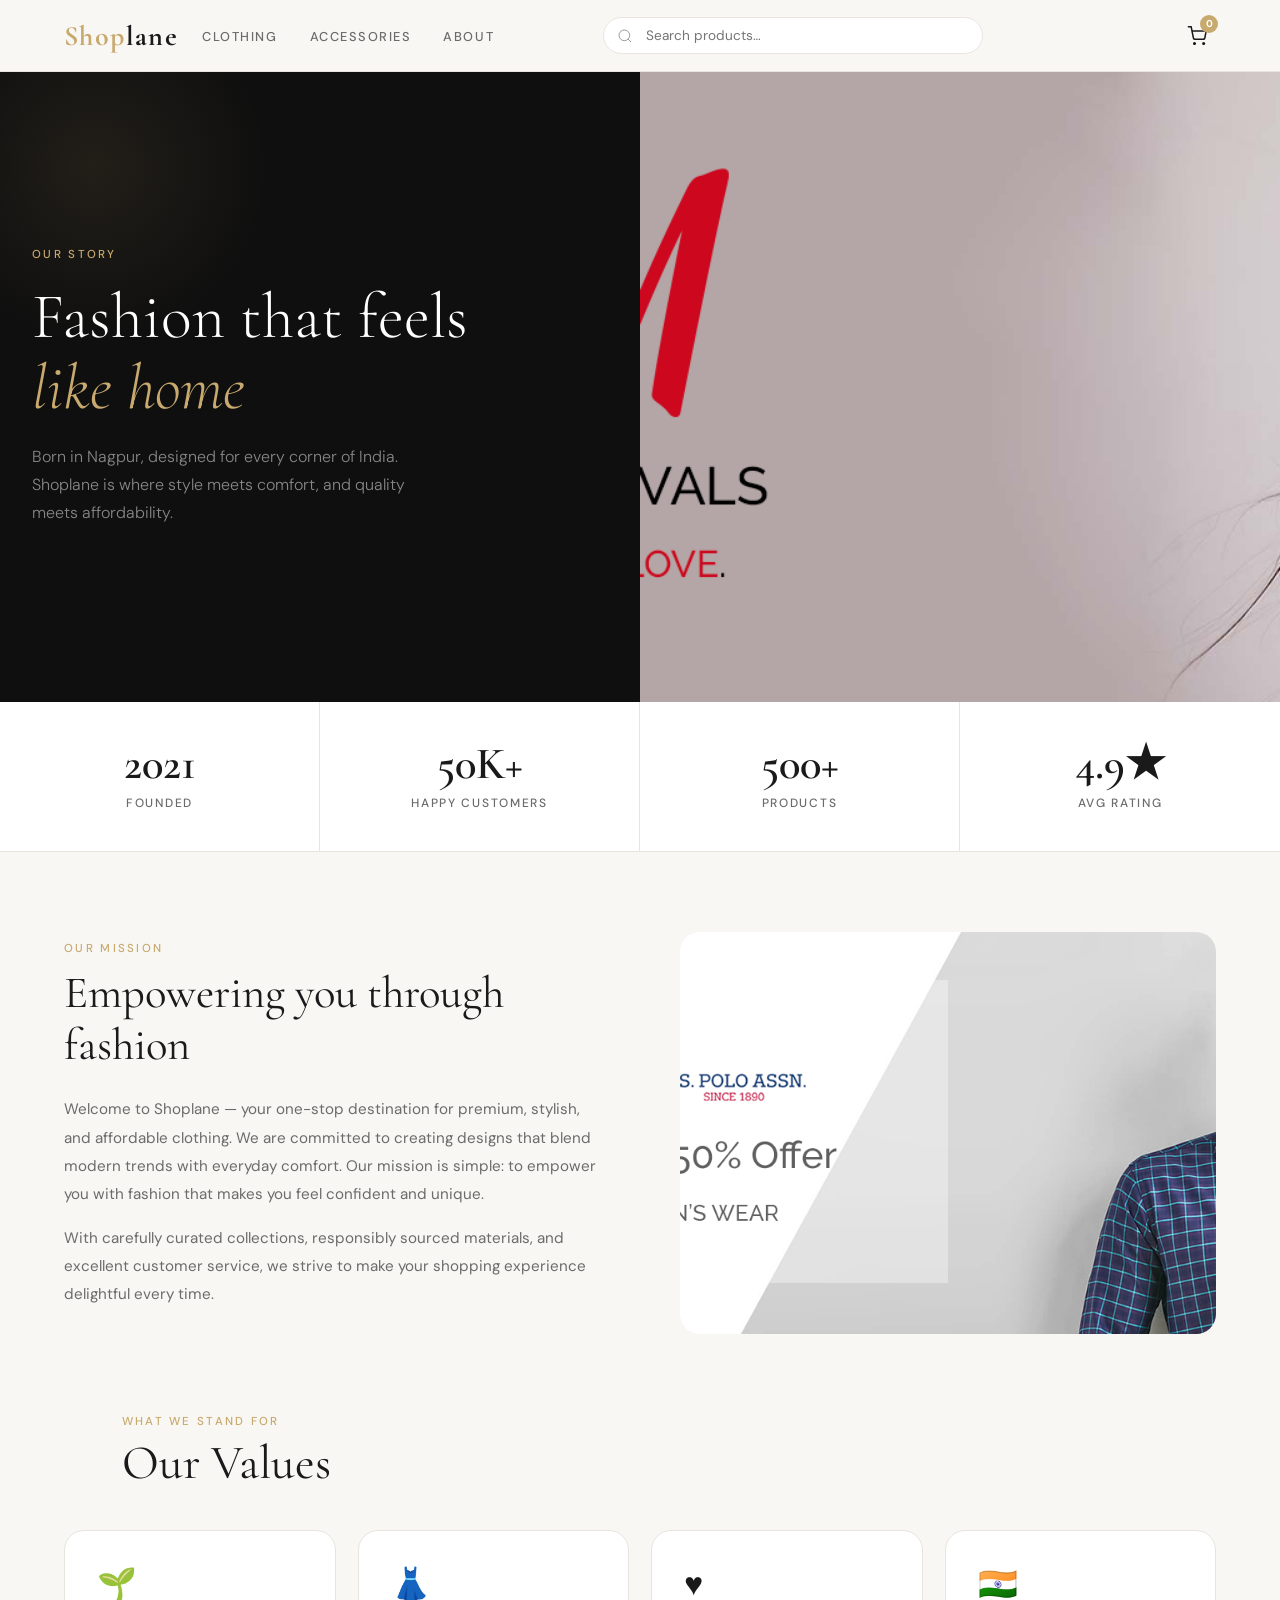
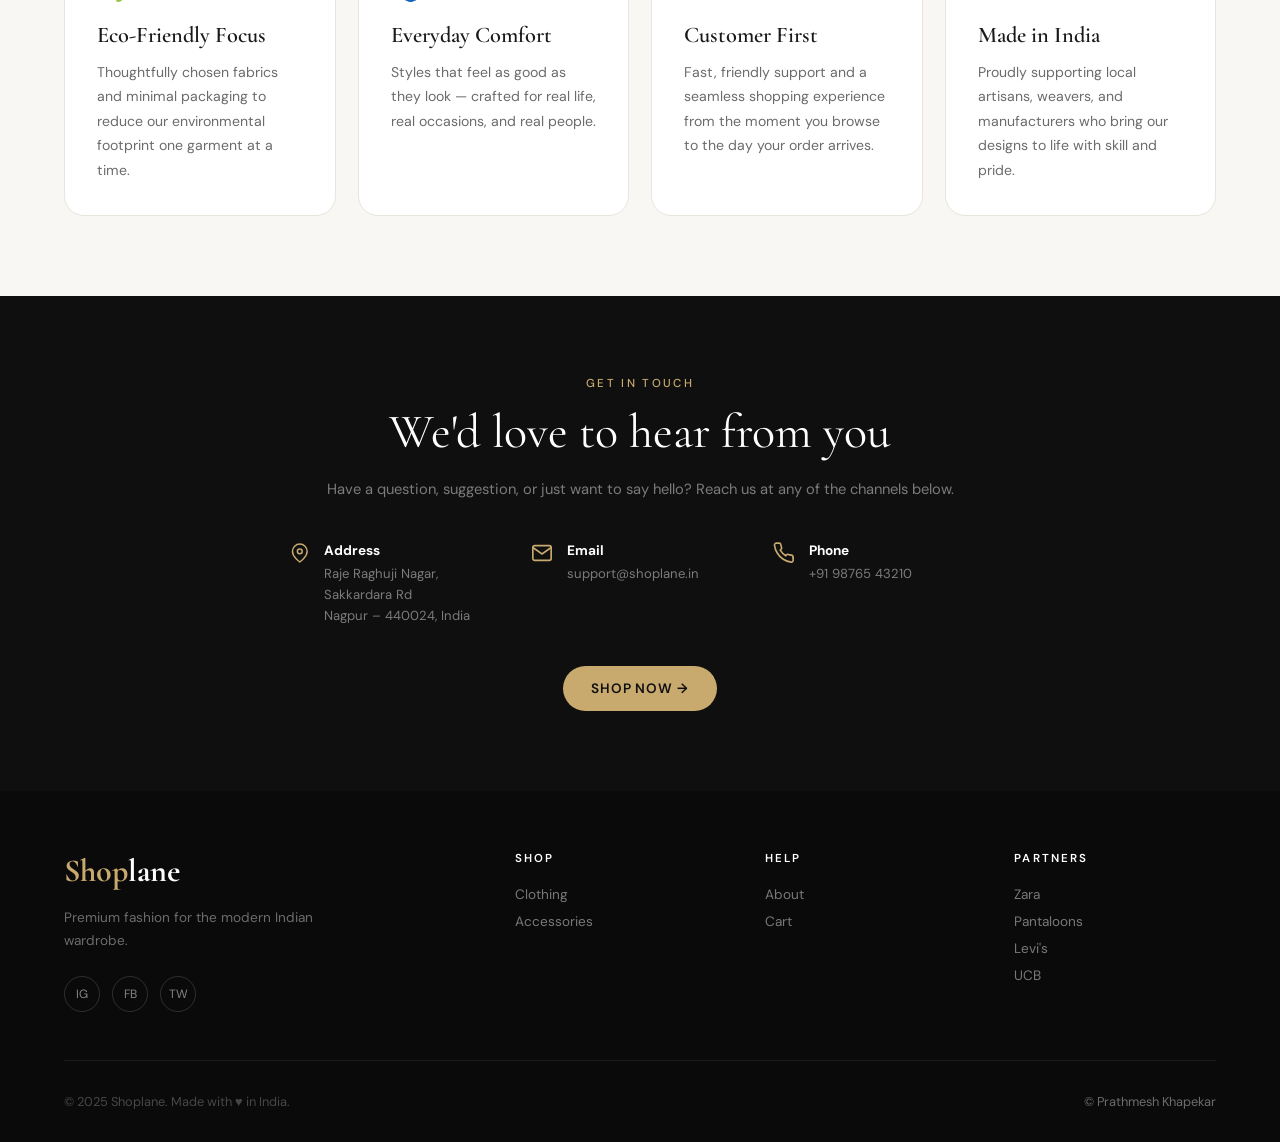
<file: about.html>
<!DOCTYPE html>
<html lang="en">
<head>
  <meta charset="UTF-8"/>
  <meta name="viewport" content="width=device-width, initial-scale=1.0"/>
  <title>About — Shoplane</title>
  <link rel="stylesheet" href="base.css"/>
  <link rel="stylesheet" href="about.css"/>
</head>
<body>

<div id="page-loader"><div class="loader-brand"><span>Shop</span>lane</div><div class="loader-bar"></div></div>
<div id="scroll-progress"><div id="scroll-progress-bar"></div></div>
<button id="back-top" onclick="scrollTo({top:0,behavior:'smooth'})"><svg viewBox="0 0 24 24"><polyline points="18 15 12 9 6 15"></polyline></svg></button>
<div id="toast-container"></div>

<div class="mobile-nav" id="mobile-nav">
  <a href="index.html" onclick="closeMobileNav()">Home</a>
  <a href="index.html#clothing-section" onclick="closeMobileNav()">Clothing</a>
  <a href="index.html#accessory-section" onclick="closeMobileNav()">Accessories</a>
  <a href="checkout.html">Cart</a>
</div>

<nav id="nav">
  <a href="index.html" class="nav-logo"><span>Shop</span>lane</a>
  <ul class="nav-links">
    <li><a href="index.html#clothing-section">Clothing</a></li>
    <li><a href="index.html#accessory-section">Accessories</a></li>
    <li><a href="about.html">About</a></li>
  </ul>
  <div class="nav-search">
    <svg class="search-icon" viewBox="0 0 24 24"><circle cx="11" cy="11" r="8"/><line x1="21" y1="21" x2="16.65" y2="16.65"/></svg>
    <input type="text" id="search-box" placeholder="Search products…" autocomplete="off"/>
    <div class="search-dropdown" id="search-dropdown"></div>
  </div>
  <div class="nav-actions">
    <a href="checkout.html" class="nav-icon-btn">
      <svg viewBox="0 0 24 24"><circle cx="9" cy="21" r="1"/><circle cx="20" cy="21" r="1"/><path d="M1 1h4l2.68 13.39a2 2 0 0 0 2 1.61h9.72a2 2 0 0 0 2-1.61L23 6H6"/></svg>
      <span class="cart-badge" id="cart-count">0</span>
    </a>
    <div class="nav-hamburger" onclick="toggleMobileNav()"><span></span><span></span><span></span></div>
  </div>
</nav>

<main>
  <!-- HERO -->
  <section class="about-hero">
    <div class="about-hero-content">
      <p class="section-eyebrow">Our Story</p>
      <h1 class="about-hero-title">Fashion that feels<br><em>like home</em></h1>
      <p class="about-hero-sub">Born in Nagpur, designed for every corner of India. Shoplane is where style meets comfort, and quality meets affordability.</p>
    </div>
    <div class="about-hero-img">
      <img src="assets/96OnkX7-Imgur.png" alt="Shoplane lookbook" loading="eager"/>
    </div>
  </section>

  <!-- STATS -->
  <div class="about-stats reveal">
    <div class="stat-item"><div class="stat-num">2021</div><div class="stat-label">Founded</div></div>
    <div class="stat-item"><div class="stat-num">50K+</div><div class="stat-label">Happy Customers</div></div>
    <div class="stat-item"><div class="stat-num">500+</div><div class="stat-label">Products</div></div>
    <div class="stat-item"><div class="stat-num">4.9★</div><div class="stat-label">Avg Rating</div></div>
  </div>

  <!-- MISSION -->
  <section class="about-mission">
    <div class="mission-text reveal">
      <p class="section-eyebrow">Our Mission</p>
      <h2 class="mission-title">Empowering you through fashion</h2>
      <p class="mission-body">Welcome to Shoplane — your one-stop destination for premium, stylish, and affordable clothing. We are committed to creating designs that blend modern trends with everyday comfort. Our mission is simple: to empower you with fashion that makes you feel confident and unique.</p>
      <p class="mission-body">With carefully curated collections, responsibly sourced materials, and excellent customer service, we strive to make your shopping experience delightful every time.</p>
    </div>
    <div class="mission-img reveal">
      <img src="assets/KtGxwnN-Imgur.png" alt="Our collections" loading="lazy"/>
    </div>
  </section>

  <!-- VALUES -->
  <section class="about-values">
    <div class="section-header reveal" style="padding:0 5%;margin-bottom:40px">
      <div><p class="section-eyebrow">What we stand for</p><h2 class="section-title">Our Values</h2></div>
    </div>
    <div class="values-grid">
      <div class="value-card reveal">
        <div class="value-icon">🌱</div>
        <h3 class="value-title">Eco-Friendly Focus</h3>
        <p class="value-desc">Thoughtfully chosen fabrics and minimal packaging to reduce our environmental footprint one garment at a time.</p>
      </div>
      <div class="value-card reveal">
        <div class="value-icon">👗</div>
        <h3 class="value-title">Everyday Comfort</h3>
        <p class="value-desc">Styles that feel as good as they look — crafted for real life, real occasions, and real people.</p>
      </div>
      <div class="value-card reveal">
        <div class="value-icon">♥</div>
        <h3 class="value-title">Customer First</h3>
        <p class="value-desc">Fast, friendly support and a seamless shopping experience from the moment you browse to the day your order arrives.</p>
      </div>
      <div class="value-card reveal">
        <div class="value-icon">🇮🇳</div>
        <h3 class="value-title">Made in India</h3>
        <p class="value-desc">Proudly supporting local artisans, weavers, and manufacturers who bring our designs to life with skill and pride.</p>
      </div>
    </div>
  </section>

  <!-- TEAM / CONTACT -->
  <section class="about-contact reveal">
    <div class="contact-inner">
      <p class="section-eyebrow">Get in Touch</p>
      <h2 class="contact-title">We'd love to hear from you</h2>
      <p class="contact-sub">Have a question, suggestion, or just want to say hello? Reach us at any of the channels below.</p>
      <div class="contact-grid">
        <div class="contact-item">
          <svg viewBox="0 0 24 24" fill="none" stroke="var(--accent)" stroke-width="1.8" width="22" height="22"><path d="M21 10c0 7-9 13-9 13s-9-6-9-13a9 9 0 0 1 18 0z"/><circle cx="12" cy="10" r="3"/></svg>
          <div><strong>Address</strong><p>Raje Raghuji Nagar, Sakkardara Rd<br>Nagpur – 440024, India</p></div>
        </div>
        <div class="contact-item">
          <svg viewBox="0 0 24 24" fill="none" stroke="var(--accent)" stroke-width="1.8" width="22" height="22"><path d="M4 4h16c1.1 0 2 .9 2 2v12c0 1.1-.9 2-2 2H4c-1.1 0-2-.9-2-2V6c0-1.1.9-2 2-2z"/><polyline points="22,6 12,13 2,6"/></svg>
          <div><strong>Email</strong><p>support@shoplane.in</p></div>
        </div>
        <div class="contact-item">
          <svg viewBox="0 0 24 24" fill="none" stroke="var(--accent)" stroke-width="1.8" width="22" height="22"><path d="M22 16.92v3a2 2 0 0 1-2.18 2 19.79 19.79 0 0 1-8.63-3.07A19.5 19.5 0 0 1 4.69 12a19.79 19.79 0 0 1-3.07-8.67A2 2 0 0 1 3.6 1.27h3a2 2 0 0 1 2 1.72c.127.96.361 1.903.7 2.81a2 2 0 0 1-.45 2.11L7.91 8.91a16 16 0 0 0 6 6l.91-.91a2 2 0 0 1 2.11-.45c.907.339 1.85.573 2.81.7A2 2 0 0 1 21.73 16.92z"/></svg>
          <div><strong>Phone</strong><p>+91 98765 43210</p></div>
        </div>
      </div>
      <a href="index.html" class="btn-primary" style="margin-top:40px;display:inline-flex">Shop Now →</a>
    </div>
  </section>
</main>

<footer>
  <div class="footer-grid">
    <div class="footer-brand-col"><div class="footer-logo"><span>Shop</span>lane</div><p>Premium fashion for the modern Indian wardrobe.</p><div class="footer-socials"><a href="#" class="footer-social">IG</a><a href="#" class="footer-social">FB</a><a href="#" class="footer-social">TW</a></div></div>
    <div class="footer-col"><h4>Shop</h4><a href="index.html#clothing-section">Clothing</a><a href="index.html#accessory-section">Accessories</a></div>
    <div class="footer-col"><h4>Help</h4><a href="about.html">About</a><a href="checkout.html">Cart</a></div>
    <div class="footer-col"><h4>Partners</h4><a href="https://www.zara.com/in/" target="_blank" rel="noopener">Zara</a><a href="https://www.pantaloons.com/" target="_blank" rel="noopener">Pantaloons</a><a href="https://levi.in/" target="_blank" rel="noopener">Levi's</a><a href="https://in.benetton.com/" target="_blank" rel="noopener">UCB</a></div>
  </div>
  <div class="footer-bottom"><p>© 2025 Shoplane. Made with ♥ in India.</p><a href="https://www.linkedin.com/in/prathmesh-khapekar-9a4642251" target="_blank" rel="noopener">© Prathmesh Khapekar</a></div>
</footer>

<script src="api.js"></script>
<script src="base.js"></script>
</body>
</html>
</file>
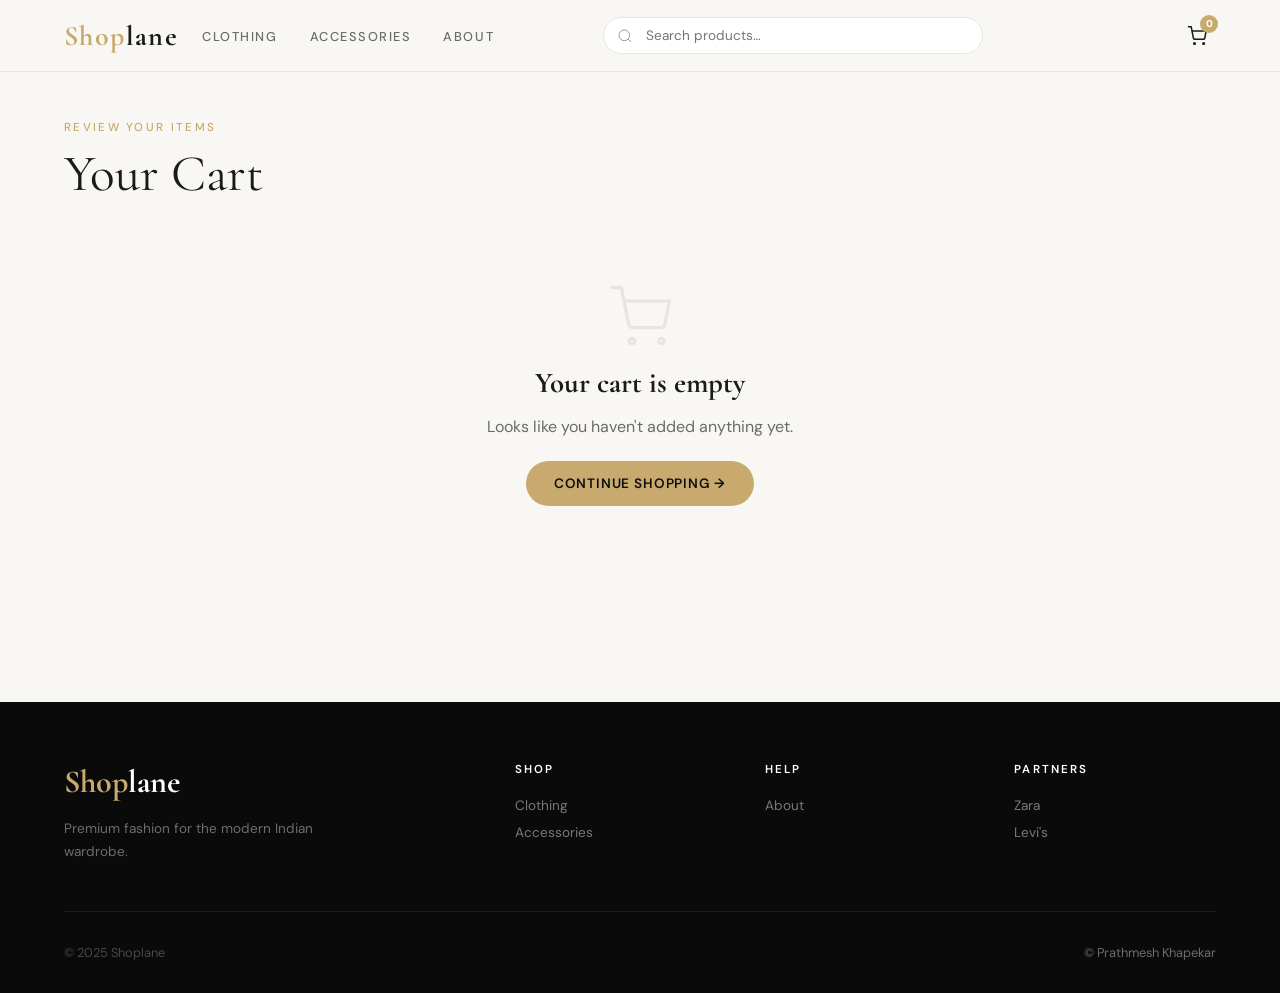
<file: checkout.html>
<!DOCTYPE html>
<html lang="en">
<head>
  <meta charset="UTF-8"/>
  <meta name="viewport" content="width=device-width, initial-scale=1.0"/>
  <title>Cart — Shoplane</title>
  <link rel="stylesheet" href="base.css"/>
  <link rel="stylesheet" href="checkout.css"/>
</head>
<body>

<div id="page-loader"><div class="loader-brand"><span>Shop</span>lane</div><div class="loader-bar"></div></div>
<div id="scroll-progress"><div id="scroll-progress-bar"></div></div>
<div id="toast-container"></div>

<div class="mobile-nav" id="mobile-nav">
  <a href="index.html" onclick="closeMobileNav()">Home</a>
  <a href="index.html#clothing-section" onclick="closeMobileNav()">Clothing</a>
  <a href="index.html#accessory-section" onclick="closeMobileNav()">Accessories</a>
  <a href="about.html">About</a>
</div>

<nav id="nav">
  <a href="index.html" class="nav-logo"><span>Shop</span>lane</a>
  <ul class="nav-links">
    <li><a href="index.html#clothing-section">Clothing</a></li>
    <li><a href="index.html#accessory-section">Accessories</a></li>
    <li><a href="about.html">About</a></li>
  </ul>
  <div class="nav-search">
    <svg class="search-icon" viewBox="0 0 24 24"><circle cx="11" cy="11" r="8"/><line x1="21" y1="21" x2="16.65" y2="16.65"/></svg>
    <input type="text" id="search-box" placeholder="Search products…" autocomplete="off"/>
    <div class="search-dropdown" id="search-dropdown"></div>
  </div>
  <div class="nav-actions">
    <a href="checkout.html" class="nav-icon-btn" title="Cart">
      <svg viewBox="0 0 24 24"><circle cx="9" cy="21" r="1"/><circle cx="20" cy="21" r="1"/><path d="M1 1h4l2.68 13.39a2 2 0 0 0 2 1.61h9.72a2 2 0 0 0 2-1.61L23 6H6"/></svg>
      <span class="cart-badge" id="cart-count">0</span>
    </a>
    <div class="nav-hamburger" onclick="toggleMobileNav()"><span></span><span></span><span></span></div>
  </div>
</nav>

<main>
  <div class="page-header">
    <p class="section-eyebrow">Review your items</p>
    <h1 class="page-title">Your Cart</h1>
  </div>

  <!-- EMPTY STATE -->
  <div id="empty-cart" class="empty-state" style="display:none">
    <svg viewBox="0 0 24 24" fill="none" stroke="var(--border)" stroke-width="1.2" width="64" height="64"><circle cx="9" cy="21" r="1"/><circle cx="20" cy="21" r="1"/><path d="M1 1h4l2.68 13.39a2 2 0 0 0 2 1.61h9.72a2 2 0 0 0 2-1.61L23 6H6"/></svg>
    <h3>Your cart is empty</h3>
    <p>Looks like you haven't added anything yet.</p>
    <a href="index.html" class="btn-primary">Continue Shopping →</a>
  </div>

  <!-- CART CONTENT -->
  <div id="cart-content" class="cart-layout">
    <div class="cart-items-col">
      <div id="cart-items-list"></div>
    </div>
    <div class="cart-summary-col">
      <div class="order-summary-box">
        <h3 class="summary-title">Order Summary</h3>
        <div class="summary-line"><span>Subtotal (<span id="item-count">0</span> items)</span><span id="summary-subtotal">₹0</span></div>
        <div class="summary-line"><span>Shipping</span><span id="summary-shipping" class="text-green">Free</span></div>
        <div class="summary-divider"></div>
        <div class="summary-line total-line"><span>Total</span><span id="summary-total">₹0</span></div>
        <button id="btn-proceed" class="btn-primary checkout-btn">Proceed to Checkout →</button>
        <a href="index.html" class="continue-link">← Continue Shopping</a>
      </div>
    </div>
  </div>
</main>

<footer>
  <div class="footer-grid">
    <div class="footer-brand-col"><div class="footer-logo"><span>Shop</span>lane</div><p>Premium fashion for the modern Indian wardrobe.</p></div>
    <div class="footer-col"><h4>Shop</h4><a href="index.html#clothing-section">Clothing</a><a href="index.html#accessory-section">Accessories</a></div>
    <div class="footer-col"><h4>Help</h4><a href="about.html">About</a></div>
    <div class="footer-col"><h4>Partners</h4><a href="https://www.zara.com/in/" target="_blank">Zara</a><a href="https://levi.in/" target="_blank">Levi's</a></div>
  </div>
  <div class="footer-bottom"><p>© 2025 Shoplane</p><a href="https://www.linkedin.com/in/prathmesh-khapekar-9a4642251" target="_blank">© Prathmesh Khapekar</a></div>
</footer>

<script src="api.js"></script>
<script src="base.js"></script>
<script src="checkout.js"></script>
</body>
</html>
</file>
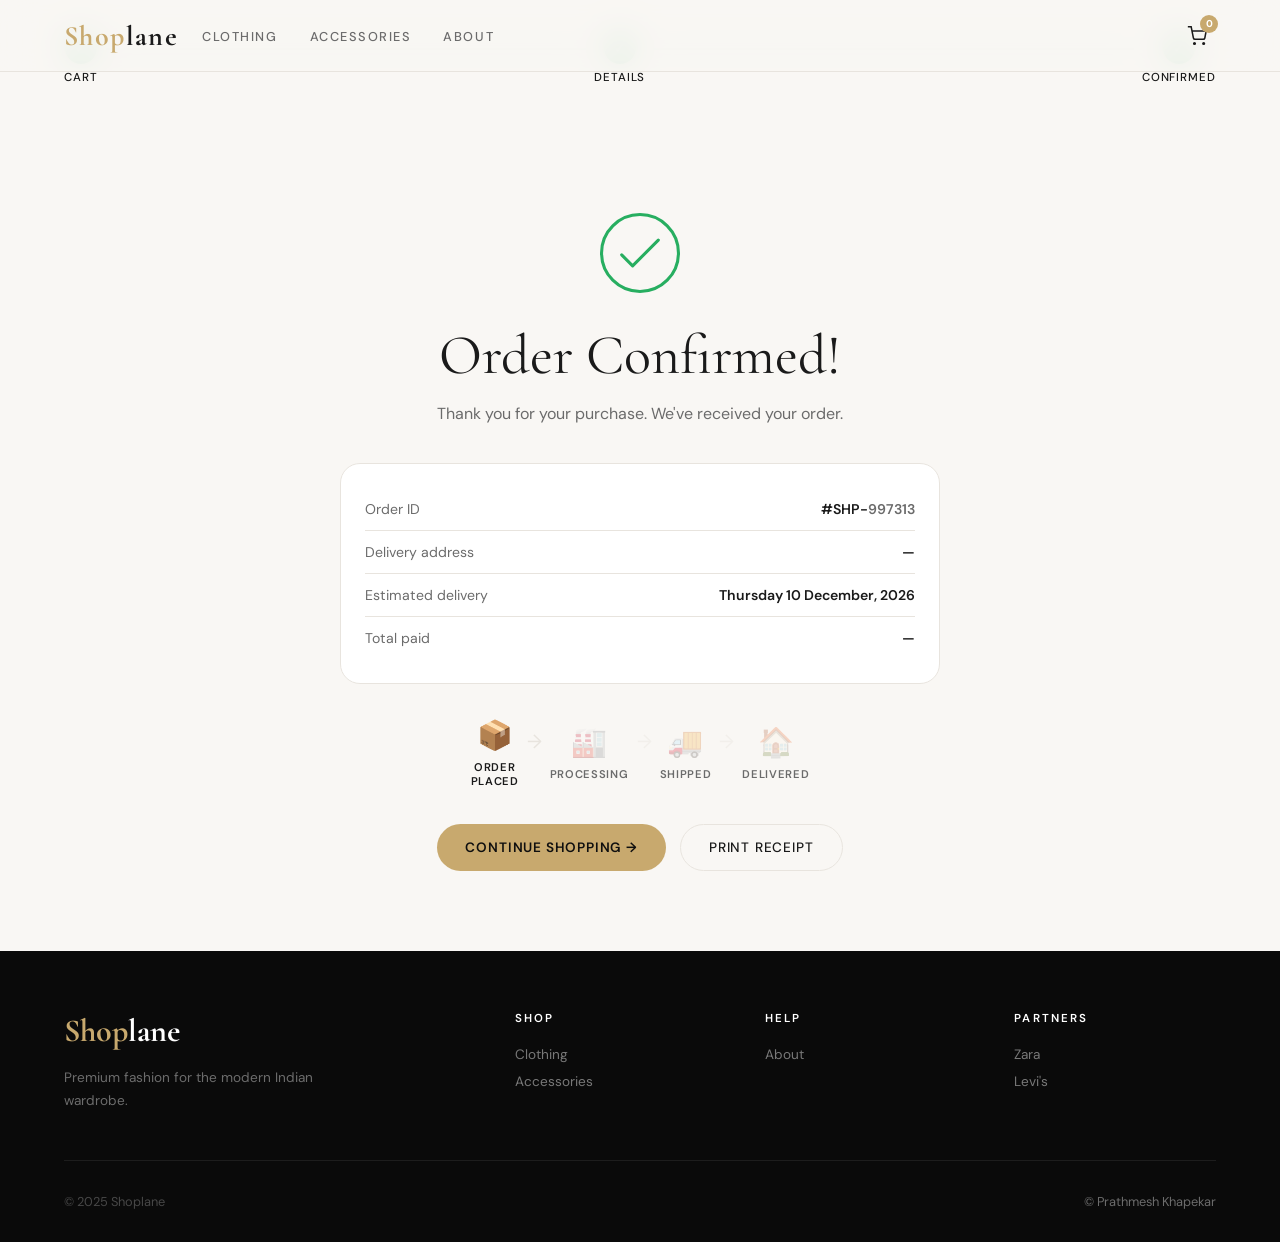
<file: thankyou.html>
<!DOCTYPE html>
<html lang="en">
<head>
  <meta charset="UTF-8"/>
  <meta name="viewport" content="width=device-width, initial-scale=1.0"/>
  <title>Order Confirmed — Shoplane</title>
  <link rel="stylesheet" href="base.css"/>
  <link rel="stylesheet" href="thankyou.css"/>
</head>
<body>

<div id="page-loader"><div class="loader-brand"><span>Shop</span>lane</div><div class="loader-bar"></div></div>
<div id="scroll-progress"><div id="scroll-progress-bar"></div></div>
<div id="toast-container"></div>

<div class="mobile-nav" id="mobile-nav">
  <a href="index.html" onclick="closeMobileNav()">Home</a>
  <a href="index.html#clothing-section" onclick="closeMobileNav()">Clothing</a>
</div>

<nav id="nav">
  <a href="index.html" class="nav-logo"><span>Shop</span>lane</a>
  <ul class="nav-links">
    <li><a href="index.html#clothing-section">Clothing</a></li>
    <li><a href="index.html#accessory-section">Accessories</a></li>
    <li><a href="about.html">About</a></li>
  </ul>
  <div class="nav-actions">
    <a href="checkout.html" class="nav-icon-btn">
      <svg viewBox="0 0 24 24"><circle cx="9" cy="21" r="1"/><circle cx="20" cy="21" r="1"/><path d="M1 1h4l2.68 13.39a2 2 0 0 0 2 1.61h9.72a2 2 0 0 0 2-1.61L23 6H6"/></svg>
      <span class="cart-badge" id="cart-count">0</span>
    </a>
    <div class="nav-hamburger" onclick="toggleMobileNav()"><span></span><span></span><span></span></div>
  </div>
</nav>

<!-- PROGRESS STEPS -->
<div class="checkout-steps">
  <div class="step done"><div class="step-circle">✓</div><span>Cart</span></div>
  <div class="step-line done"></div>
  <div class="step done"><div class="step-circle">✓</div><span>Details</span></div>
  <div class="step-line done"></div>
  <div class="step active"><div class="step-circle">✓</div><span>Confirmed</span></div>
</div>

<main>
  <div class="ty-wrapper">
    <!-- Animated checkmark -->
    <div class="ty-icon">
      <svg class="checkmark" viewBox="0 0 52 52">
        <circle class="checkmark-circle" cx="26" cy="26" r="25" fill="none"/>
        <path class="checkmark-check" fill="none" d="M14.1 27.2l7.1 7.2 16.7-16.8"/>
      </svg>
    </div>

    <h1 class="ty-title">Order Confirmed!</h1>
    <p class="ty-subtitle" id="ty-name-msg">Thank you for your purchase. We've received your order.</p>

    <div class="ty-order-card">
      <div class="ty-order-row">
        <span>Order ID</span>
        <strong id="ty-order-id">#SHP-<span id="ty-order-num">—</span></strong>
      </div>
      <div class="ty-order-row">
        <span>Delivery address</span>
        <strong id="ty-address-msg">—</strong>
      </div>
      <div class="ty-order-row">
        <span>Estimated delivery</span>
        <strong id="ty-delivery-date">—</strong>
      </div>
      <div class="ty-order-row">
        <span>Total paid</span>
        <strong id="ty-total">—</strong>
      </div>
    </div>

    <div class="ty-steps">
      <div class="ty-step"><div class="ty-step-icon">📦</div><div class="ty-step-label">Order<br>Placed</div></div>
      <div class="ty-step-arrow">→</div>
      <div class="ty-step muted"><div class="ty-step-icon">🏭</div><div class="ty-step-label">Processing</div></div>
      <div class="ty-step-arrow muted">→</div>
      <div class="ty-step muted"><div class="ty-step-icon">🚚</div><div class="ty-step-label">Shipped</div></div>
      <div class="ty-step-arrow muted">→</div>
      <div class="ty-step muted"><div class="ty-step-icon">🏠</div><div class="ty-step-label">Delivered</div></div>
    </div>

    <div class="ty-actions">
      <a href="index.html" class="btn-primary">Continue Shopping →</a>
      <button class="btn-outline" onclick="window.print()">Print Receipt</button>
    </div>
  </div>
</main>

<footer>
  <div class="footer-grid">
    <div class="footer-brand-col"><div class="footer-logo"><span>Shop</span>lane</div><p>Premium fashion for the modern Indian wardrobe.</p></div>
    <div class="footer-col"><h4>Shop</h4><a href="index.html#clothing-section">Clothing</a><a href="index.html#accessory-section">Accessories</a></div>
    <div class="footer-col"><h4>Help</h4><a href="about.html">About</a></div>
    <div class="footer-col"><h4>Partners</h4><a href="https://www.zara.com/in/" target="_blank">Zara</a><a href="https://levi.in/" target="_blank">Levi's</a></div>
  </div>
  <div class="footer-bottom"><p>© 2025 Shoplane</p><a href="https://www.linkedin.com/in/prathmesh-khapekar-9a4642251" target="_blank">© Prathmesh Khapekar</a></div>
</footer>

<script src="api.js"></script>
<script src="base.js"></script>
<script src="thankyou.js"></script>
</body>
</html>
</file>
<file: base.css>
/* ═══ SHOPLANE — base.css ═══════════════════════════════════════════════════ */
@import url('https://fonts.googleapis.com/css2?family=Cormorant+Garamond:wght@300;400;600;700&family=DM+Sans:wght@300;400;500;600&display=swap');

*, *::before, *::after { box-sizing: border-box; margin: 0; padding: 0; }
html { scroll-behavior: smooth; }
body { font-family: 'DM Sans', sans-serif; background: #F9F7F4; color: #1a1a1a; overflow-x: hidden; }
img { max-width: 100%; display: block; }
a { text-decoration: none; color: inherit; }
button { cursor: pointer; border: none; background: none; font-family: inherit; }

:root {
  --ink: #1a1a1a;
  --muted: #6b6b6b;
  --border: #e8e4de;
  --cream: #F9F7F4;
  --accent: #C8A96E;
  --accent-dark: #a8893e;
  --white: #ffffff;
  --dark: #0f0f0f;
  --red: #e74c3c;
  --green: #27ae60;
  --nav-h: 72px;
}

::-webkit-scrollbar { width: 6px; }
::-webkit-scrollbar-track { background: #f0ece6; }
::-webkit-scrollbar-thumb { background: var(--accent); border-radius: 3px; }

/* ── Scroll Progress ── */
#scroll-progress { position: fixed; top: 0; left: 0; right: 0; height: 3px; z-index: 1001; }
#scroll-progress-bar { height: 100%; background: linear-gradient(90deg, var(--accent), #e8c97a); width: 0%; transition: width 0.1s linear; }

/* ── NAV ── */
#nav {
  position: fixed; top: 0; left: 0; right: 0;
  height: var(--nav-h); z-index: 1000;
  background: rgba(249,247,244,0.92);
  backdrop-filter: blur(16px);
  border-bottom: 1px solid var(--border);
  display: flex; align-items: center;
  padding: 0 5%; gap: 24px;
  transition: background 0.3s, box-shadow 0.3s;
}
#nav.scrolled { background: rgba(249,247,244,0.98); box-shadow: 0 2px 20px rgba(0,0,0,0.08); }

.nav-logo { font-family: 'Cormorant Garamond', serif; font-size: 1.75rem; font-weight: 700; letter-spacing: 0.05em; white-space: nowrap; flex-shrink: 0; }
.nav-logo span { color: var(--accent); }

.nav-links { display: flex; gap: 32px; align-items: center; list-style: none; flex-shrink: 0; }
.nav-links a { font-size: 0.8rem; font-weight: 500; letter-spacing: 0.12em; text-transform: uppercase; color: var(--muted); transition: color 0.2s; position: relative; }
.nav-links a::after { content: ''; position: absolute; bottom: -4px; left: 0; width: 0; height: 1px; background: var(--accent); transition: width 0.3s; }
.nav-links a:hover { color: var(--ink); }
.nav-links a:hover::after { width: 100%; }

.nav-search { flex: 1; max-width: 380px; margin: 0 auto; position: relative; }
.nav-search input { width: 100%; border: 1px solid var(--border); background: var(--white); padding: 9px 18px 9px 42px; border-radius: 40px; font-family: 'DM Sans', sans-serif; font-size: 0.85rem; color: var(--ink); outline: none; transition: border-color 0.2s, box-shadow 0.2s; }
.nav-search input:focus { border-color: var(--accent); box-shadow: 0 0 0 3px rgba(200,169,110,0.15); }
.nav-search .search-icon { position: absolute; left: 14px; top: 50%; transform: translateY(-50%); width: 16px; height: 16px; stroke: var(--muted); pointer-events: none; fill: none; }

.search-dropdown { position: absolute; top: calc(100% + 8px); left: 0; right: 0; background: var(--white); border: 1px solid var(--border); border-radius: 16px; box-shadow: 0 16px 40px rgba(0,0,0,0.12); max-height: 360px; overflow-y: auto; display: none; z-index: 2000; }
.search-dropdown.open { display: block; }
.search-result-item { display: flex; align-items: center; gap: 12px; padding: 12px 16px; cursor: pointer; transition: background 0.15s; }
.search-result-item:hover { background: var(--cream); }
.search-result-img { width: 48px; height: 56px; border-radius: 8px; object-fit: cover; background: #f0ece6; flex-shrink: 0; }
.search-result-name { font-size: 0.88rem; font-weight: 600; }
.search-result-brand { font-size: 0.75rem; color: var(--muted); }
.search-result-price { font-size: 0.88rem; font-weight: 700; margin-left: auto; white-space: nowrap; }
.search-no-result { padding: 24px; text-align: center; color: var(--muted); font-size: 0.88rem; }

.nav-actions { display: flex; align-items: center; gap: 16px; margin-left: auto; }
.nav-icon-btn { position: relative; width: 38px; height: 38px; border-radius: 50%; display: flex; align-items: center; justify-content: center; transition: background 0.2s; color: var(--ink); }
.nav-icon-btn:hover { background: var(--border); }
.nav-icon-btn svg { width: 20px; height: 20px; stroke: var(--ink); fill: none; stroke-width: 1.8; }
.cart-badge { position: absolute; top: -2px; right: -2px; width: 18px; height: 18px; background: var(--accent); color: var(--white); font-size: 10px; font-weight: 700; border-radius: 50%; display: flex; align-items: center; justify-content: center; }

.nav-hamburger { display: none; flex-direction: column; gap: 5px; cursor: pointer; }
.nav-hamburger span { width: 22px; height: 2px; background: var(--ink); border-radius: 2px; transition: all 0.3s; }

/* ── Mobile Nav ── */
.mobile-nav { position: fixed; top: var(--nav-h); left: 0; right: 0; bottom: 0; background: var(--cream); z-index: 999; padding: 32px 5%; display: flex; flex-direction: column; gap: 24px; transform: translateX(-100%); transition: transform 0.35s cubic-bezier(0.4, 0, 0.2, 1); }
.mobile-nav.open { transform: translateX(0); }
.mobile-nav a { font-family: 'Cormorant Garamond', serif; font-size: 2.2rem; font-weight: 400; border-bottom: 1px solid var(--border); padding-bottom: 20px; color: var(--ink); transition: color 0.2s; }
.mobile-nav a:hover { color: var(--accent); }

/* ── Toast ── */
#toast-container { position: fixed; bottom: 24px; right: 24px; z-index: 9000; display: flex; flex-direction: column; gap: 12px; pointer-events: none; }
.toast { background: var(--dark); color: var(--white); padding: 14px 20px; border-radius: 12px; font-size: 0.88rem; display: flex; align-items: center; gap: 12px; min-width: 240px; box-shadow: 0 8px 32px rgba(0,0,0,0.2); border-left: 3px solid var(--accent); transform: translateX(120%); transition: transform 0.4s cubic-bezier(0.34, 1.56, 0.64, 1); pointer-events: all; }
.toast.show { transform: translateX(0); }
.toast.error { border-left-color: var(--red); }
.toast svg { width: 18px; height: 18px; stroke: var(--accent); fill: none; stroke-width: 2; flex-shrink: 0; }
.toast.error svg { stroke: var(--red); }

/* ── Back to top ── */
#back-top { position: fixed; bottom: 24px; left: 24px; width: 44px; height: 44px; background: var(--accent); border-radius: 50%; display: flex; align-items: center; justify-content: center; z-index: 900; opacity: 0; pointer-events: none; transition: opacity 0.3s, transform 0.3s; box-shadow: 0 4px 16px rgba(200,169,110,0.4); }
#back-top.visible { opacity: 1; pointer-events: all; }
#back-top:hover { transform: translateY(-3px); }
#back-top svg { width: 18px; height: 18px; stroke: var(--dark); fill: none; stroke-width: 2.5; }

/* ── Page Loader ── */
#page-loader { position: fixed; inset: 0; background: var(--dark); z-index: 9999; display: flex; flex-direction: column; align-items: center; justify-content: center; transition: opacity 0.6s ease, visibility 0.6s ease; }
#page-loader.hidden { opacity: 0; visibility: hidden; pointer-events: none; }
.loader-brand { font-family: 'Cormorant Garamond', serif; font-size: 3rem; font-weight: 300; color: var(--white); letter-spacing: 0.2em; }
.loader-brand span { color: var(--accent); font-weight: 700; }
.loader-bar { width: 120px; height: 2px; background: rgba(255,255,255,0.15); margin-top: 20px; border-radius: 2px; overflow: hidden; }
.loader-bar::after { content: ''; display: block; width: 40%; height: 100%; background: var(--accent); border-radius: 2px; animation: loader-slide 1.2s ease-in-out infinite; }
@keyframes loader-slide { from { transform: translateX(-100%); } to { transform: translateX(350%); } }

/* ── Section helpers ── */
.section-eyebrow { font-size: 0.72rem; letter-spacing: 0.2em; text-transform: uppercase; color: var(--accent); font-weight: 500; margin-bottom: 8px; }
.section-title { font-family: 'Cormorant Garamond', serif; font-size: clamp(2rem, 4vw, 3rem); font-weight: 400; line-height: 1.1; }

/* ── Buttons ── */
.btn-primary { display: inline-flex; align-items: center; gap: 8px; background: var(--accent); color: var(--dark); padding: 14px 28px; border-radius: 40px; font-size: 0.85rem; font-weight: 600; letter-spacing: 0.06em; text-transform: uppercase; transition: background 0.2s, transform 0.2s, box-shadow 0.2s; }
.btn-primary:hover { background: var(--accent-dark); transform: translateY(-2px); box-shadow: 0 8px 24px rgba(200,169,110,0.35); }
.btn-primary:disabled { opacity: 0.6; cursor: not-allowed; transform: none; }
.btn-outline { display: inline-flex; align-items: center; gap: 8px; border: 1px solid var(--border); color: var(--ink); padding: 14px 28px; border-radius: 40px; font-size: 0.85rem; font-weight: 500; letter-spacing: 0.06em; text-transform: uppercase; transition: border-color 0.2s, background 0.2s; }
.btn-outline:hover { border-color: var(--ink); background: rgba(0,0,0,0.04); }

/* ── Footer ── */
footer { background: #0a0a0a; padding: 60px 5% 32px; }
.footer-grid { display: grid; grid-template-columns: 2fr 1fr 1fr 1fr; gap: 48px; padding-bottom: 48px; border-bottom: 1px solid rgba(255,255,255,0.08); margin-bottom: 32px; }
.footer-logo { font-family: 'Cormorant Garamond', serif; font-size: 2rem; font-weight: 700; color: var(--white); margin-bottom: 16px; }
.footer-logo span { color: var(--accent); }
.footer-brand-col p { color: rgba(255,255,255,0.4); font-size: 0.85rem; line-height: 1.7; max-width: 280px; }
.footer-socials { display: flex; gap: 12px; margin-top: 24px; }
.footer-social { width: 36px; height: 36px; border: 1px solid rgba(255,255,255,0.15); border-radius: 50%; display: flex; align-items: center; justify-content: center; color: rgba(255,255,255,0.5); transition: all 0.2s; font-size: 0.75rem; }
.footer-social:hover { border-color: var(--accent); color: var(--accent); }
.footer-col h4 { font-size: 0.72rem; letter-spacing: 0.18em; text-transform: uppercase; font-weight: 600; color: var(--white); margin-bottom: 20px; }
.footer-col a { display: block; font-size: 0.85rem; color: rgba(255,255,255,0.45); margin-bottom: 10px; transition: color 0.2s; }
.footer-col a:hover { color: var(--accent); }
.footer-bottom { display: flex; align-items: center; justify-content: space-between; flex-wrap: wrap; gap: 12px; }
.footer-bottom p { font-size: 0.8rem; color: rgba(255,255,255,0.25); }
.footer-bottom a { color: rgba(255,255,255,0.4); font-size: 0.8rem; transition: color 0.2s; }
.footer-bottom a:hover { color: var(--accent); }

/* ── Skeleton ── */
.skeleton { background: linear-gradient(90deg, #f0ece6 25%, #e8e4de 50%, #f0ece6 75%); background-size: 200% 100%; animation: shimmer 1.5s infinite; }
@keyframes shimmer { from { background-position: 200% 0; } to { background-position: -200% 0; } }
.skeleton-card { background: var(--white); border-radius: 16px; overflow: hidden; }
.skeleton-img { aspect-ratio: 3/4; }
.skeleton-text { height: 14px; border-radius: 7px; margin: 12px 16px 6px; }
.skeleton-text.short { width: 60%; }
.skeleton-text.price { height: 18px; width: 40%; margin-bottom: 16px; }

/* ── Reveal animation ── */
.reveal { opacity: 0; transform: translateY(30px); transition: opacity 0.6s ease, transform 0.6s ease; }
.reveal.in-view { opacity: 1; transform: translateY(0); }

/* ── Spinner ── */
.spinner { width: 20px; height: 20px; border: 2px solid rgba(255,255,255,0.3); border-top-color: var(--dark); border-radius: 50%; animation: spin 0.7s linear infinite; display: none; }
@keyframes spin { to { transform: rotate(360deg); } }

/* ── Main offset ── */
main { margin-top: var(--nav-h); min-height: 70vh; }

/* ── Responsive ── */
@media (max-width: 768px) {
  .nav-links, .nav-search { display: none; }
  .nav-hamburger { display: flex; }
  .footer-grid { grid-template-columns: 1fr 1fr; gap: 32px; }
}
@media (max-width: 480px) {
  .footer-grid { grid-template-columns: 1fr; }
}
</file>
<file: about.css>
/* about.css */

/* HERO */
.about-hero { display: grid; grid-template-columns: 1fr 1fr; min-height: 70vh; }
.about-hero-content { background: var(--dark); padding: 80px 8% 80px 5%; display: flex; flex-direction: column; justify-content: center; position: relative; overflow: hidden; }
.about-hero-content::before { content: ''; position: absolute; top: -80px; left: -80px; width: 350px; height: 350px; border-radius: 50%; background: radial-gradient(circle, rgba(200,169,110,0.1) 0%, transparent 70%); }
.about-hero-title { font-family: 'Cormorant Garamond', serif; font-size: clamp(2.8rem, 5vw, 4.5rem); font-weight: 300; color: var(--white); line-height: 1.1; margin: 12px 0 20px; }
.about-hero-title em { font-style: italic; color: var(--accent); }
.about-hero-sub { font-size: 1rem; line-height: 1.75; color: rgba(255,255,255,0.5); max-width: 400px; font-weight: 300; }
.about-hero-img { overflow: hidden; }
.about-hero-img img { width: 100%; height: 100%; object-fit: cover; object-position: center top; }

/* STATS */
.about-stats { display: grid; grid-template-columns: repeat(4, 1fr); background: var(--white); border-bottom: 1px solid var(--border); }
.stat-item { padding: 40px 5%; text-align: center; border-right: 1px solid var(--border); }
.stat-item:last-child { border-right: none; }
.stat-num { font-family: 'Cormorant Garamond', serif; font-size: 2.8rem; font-weight: 600; color: var(--ink); line-height: 1; }
.stat-label { font-size: 0.75rem; font-weight: 500; letter-spacing: 0.14em; text-transform: uppercase; color: var(--muted); margin-top: 8px; }

/* MISSION */
.about-mission { display: grid; grid-template-columns: 1fr 1fr; gap: 80px; padding: 80px 5%; align-items: center; }
.mission-title { font-family: 'Cormorant Garamond', serif; font-size: clamp(2rem, 3.5vw, 2.8rem); font-weight: 400; margin: 12px 0 24px; line-height: 1.15; }
.mission-body { font-size: 0.95rem; line-height: 1.85; color: var(--muted); margin-bottom: 16px; }
.mission-img { border-radius: 20px; overflow: hidden; aspect-ratio: 4/3; }
.mission-img img { width: 100%; height: 100%; object-fit: cover; transition: transform 0.6s ease; }
.mission-img:hover img { transform: scale(1.03); }

/* VALUES */
.about-values { padding: 0 5% 80px; }
.values-grid { display: grid; grid-template-columns: repeat(auto-fit, minmax(240px, 1fr)); gap: 22px; }
.value-card { background: var(--white); border-radius: 20px; padding: 32px; border: 1px solid var(--border); transition: transform 0.3s, box-shadow 0.3s; }
.value-card:hover { transform: translateY(-4px); box-shadow: 0 12px 40px rgba(0,0,0,0.07); }
.value-icon { font-size: 2rem; margin-bottom: 16px; }
.value-title { font-family: 'Cormorant Garamond', serif; font-size: 1.4rem; font-weight: 600; margin-bottom: 12px; }
.value-desc { font-size: 0.88rem; line-height: 1.75; color: var(--muted); }

/* CONTACT */
.about-contact { background: var(--dark); padding: 80px 5%; }
.contact-inner { max-width: 700px; margin: 0 auto; text-align: center; }
.contact-title { font-family: 'Cormorant Garamond', serif; font-size: clamp(2rem, 4vw, 3rem); font-weight: 400; color: var(--white); margin: 12px 0 16px; }
.contact-sub { color: rgba(255,255,255,0.45); font-size: 0.92rem; line-height: 1.7; margin-bottom: 40px; }
.contact-grid { display: grid; grid-template-columns: repeat(auto-fit, minmax(200px, 1fr)); gap: 24px; text-align: left; }
.contact-item { display: flex; gap: 14px; align-items: flex-start; }
.contact-item strong { display: block; color: var(--white); font-size: 0.85rem; margin-bottom: 4px; }
.contact-item p { color: rgba(255,255,255,0.45); font-size: 0.82rem; line-height: 1.6; }

/* RESPONSIVE */
@media (max-width: 900px) {
  .about-hero { grid-template-columns: 1fr; }
  .about-hero-img { height: 55vw; }
  .about-mission { grid-template-columns: 1fr; gap: 40px; }
  .about-stats { grid-template-columns: repeat(2, 1fr); }
  .stat-item:nth-child(2) { border-right: none; }
}
@media (max-width: 480px) {
  .about-stats { grid-template-columns: 1fr 1fr; }
  .contact-grid { grid-template-columns: 1fr; }
}
</file>
<file: checkout.css>
/* checkout.css */
.page-header { padding: 48px 5% 0; }
.page-title { font-family: 'Cormorant Garamond', serif; font-size: clamp(2.2rem, 4vw, 3.2rem); font-weight: 400; margin-top: 8px; }

.empty-state { text-align: center; padding: 80px 5%; display: flex; flex-direction: column; align-items: center; gap: 16px; }
.empty-state h3 { font-family: 'Cormorant Garamond', serif; font-size: 1.8rem; }
.empty-state p { color: var(--muted); }
.empty-state .btn-primary { margin-top: 8px; }

.cart-layout { display: grid; grid-template-columns: 1fr 360px; gap: 32px; padding: 32px 5% 80px; align-items: start; }

/* Cart item card */
.cart-item-card { background: var(--white); border-radius: 16px; padding: 20px; display: flex; gap: 18px; align-items: center; margin-bottom: 14px; transition: box-shadow 0.2s; }
.cart-item-card:hover { box-shadow: 0 4px 20px rgba(0,0,0,0.06); }
.cart-item-img { width: 88px; height: 108px; border-radius: 12px; object-fit: cover; background: #f0ece6; flex-shrink: 0; }
.cart-item-info { flex: 1; }
.cart-item-brand { font-size: 0.72rem; letter-spacing: 0.12em; text-transform: uppercase; color: var(--muted); margin-bottom: 4px; }
.cart-item-name { font-family: 'Cormorant Garamond', serif; font-size: 1.2rem; font-weight: 600; margin-bottom: 6px; }
.cart-item-size { font-size: 0.78rem; color: var(--muted); }
.cart-item-price { font-size: 1rem; font-weight: 700; margin-top: 8px; }
.cart-item-right { display: flex; flex-direction: column; align-items: flex-end; gap: 12px; flex-shrink: 0; }
.qty-control { display: flex; align-items: center; gap: 10px; border: 1px solid var(--border); border-radius: 40px; padding: 4px 12px; }
.qty-ctrl-btn { font-size: 1.1rem; line-height: 1; cursor: pointer; color: var(--muted); transition: color 0.2s; background: none; border: none; }
.qty-ctrl-btn:hover { color: var(--ink); }
.qty-num { font-size: 0.95rem; font-weight: 600; min-width: 20px; text-align: center; }
.cart-item-total { font-size: 1.1rem; font-weight: 700; }
.btn-remove { display: flex; align-items: center; gap: 6px; font-size: 0.78rem; color: var(--muted); cursor: pointer; transition: color 0.2s; background: none; border: none; }
.btn-remove:hover { color: var(--red); }
.btn-remove svg { width: 14px; height: 14px; stroke: currentColor; fill: none; stroke-width: 2; }

/* Order summary box */
.order-summary-box { background: var(--white); border-radius: 20px; padding: 28px; border: 1px solid var(--border); position: sticky; top: calc(var(--nav-h) + 20px); }
.summary-title { font-family: 'Cormorant Garamond', serif; font-size: 1.5rem; font-weight: 600; margin-bottom: 24px; }
.summary-line { display: flex; justify-content: space-between; align-items: center; font-size: 0.9rem; margin-bottom: 12px; }
.summary-divider { height: 1px; background: var(--border); margin: 16px 0; }
.total-line { font-size: 1.05rem; font-weight: 700; }
.text-green { color: var(--green); font-weight: 600; }
.checkout-btn { width: 100%; justify-content: center; margin-top: 20px; padding: 16px; }
.continue-link { display: block; text-align: center; margin-top: 14px; font-size: 0.82rem; color: var(--muted); transition: color 0.2s; }
.continue-link:hover { color: var(--accent); }

@media (max-width: 768px) { .cart-layout { grid-template-columns: 1fr; } .order-summary-box { position: static; } }
</file>
<file: thankyou.css>
/* thankyou.css */
.checkout-steps { display: flex; align-items: center; padding: 32px 5%; gap: 0; }
.step { display: flex; flex-direction: column; align-items: center; gap: 6px; }
.step-circle { width: 32px; height: 32px; border-radius: 50%; border: 2px solid var(--border); display: flex; align-items: center; justify-content: center; font-size: 0.82rem; font-weight: 600; color: var(--muted); transition: all 0.3s; }
.step.active .step-circle, .step.done .step-circle { background: var(--green); border-color: var(--green); color: var(--white); }
.step span { font-size: 0.72rem; font-weight: 500; letter-spacing: 0.08em; text-transform: uppercase; color: var(--muted); }
.step.active span, .step.done span { color: var(--ink); }
.step-line { flex: 1; height: 2px; background: var(--border); margin: 0 8px; margin-bottom: 20px; }
.step-line.done { background: var(--green); }

main { display: flex; align-items: center; justify-content: center; padding: 24px 5% 80px; }

.ty-wrapper { max-width: 600px; width: 100%; text-align: center; }

/* Animated checkmark */
.ty-icon { margin: 0 auto 28px; width: 80px; height: 80px; }
.checkmark { width: 80px; height: 80px; }
.checkmark-circle {
  stroke: var(--green); stroke-width: 2;
  stroke-dasharray: 166; stroke-dashoffset: 166;
  animation: stroke 0.6s cubic-bezier(0.65,0,0.45,1) forwards;
}
.checkmark-check {
  stroke: var(--green); stroke-width: 2; stroke-linecap: round; stroke-linejoin: round;
  stroke-dasharray: 48; stroke-dashoffset: 48;
  animation: stroke 0.3s cubic-bezier(0.65,0,0.45,1) 0.6s forwards;
}
@keyframes stroke { to { stroke-dashoffset: 0; } }

.ty-title { font-family: 'Cormorant Garamond', serif; font-size: clamp(2.2rem, 5vw, 3.5rem); font-weight: 400; margin-bottom: 12px; animation: fadeUp 0.6s 0.4s both; }
.ty-subtitle { font-size: 1rem; color: var(--muted); line-height: 1.6; margin-bottom: 36px; animation: fadeUp 0.6s 0.55s both; }

.ty-order-card { background: var(--white); border-radius: 20px; border: 1px solid var(--border); padding: 24px; margin-bottom: 32px; text-align: left; animation: fadeUp 0.6s 0.7s both; }
.ty-order-row { display: flex; justify-content: space-between; align-items: flex-start; gap: 16px; padding: 12px 0; border-bottom: 1px solid var(--border); font-size: 0.88rem; }
.ty-order-row:last-child { border-bottom: none; }
.ty-order-row span { color: var(--muted); flex-shrink: 0; }
.ty-order-row strong { text-align: right; font-weight: 600; }

.ty-steps { display: flex; align-items: center; justify-content: center; gap: 8px; margin-bottom: 36px; flex-wrap: wrap; animation: fadeUp 0.6s 0.85s both; }
.ty-step { display: flex; flex-direction: column; align-items: center; gap: 6px; }
.ty-step-icon { font-size: 1.8rem; }
.ty-step-label { font-size: 0.7rem; font-weight: 600; letter-spacing: 0.06em; text-transform: uppercase; color: var(--ink); text-align: center; }
.ty-step.muted .ty-step-icon { opacity: 0.25; }
.ty-step.muted .ty-step-label { color: var(--muted); }
.ty-step-arrow { font-size: 1.2rem; color: var(--border); margin-bottom: 20px; }
.ty-step-arrow.muted { opacity: 0.4; }

.ty-actions { display: flex; gap: 14px; justify-content: center; flex-wrap: wrap; animation: fadeUp 0.6s 1s both; }

@keyframes fadeUp { from { opacity: 0; transform: translateY(20px); } to { opacity: 1; transform: translateY(0); } }

@media print {
  #nav, .checkout-steps, .ty-steps, .ty-actions, footer { display: none; }
  body { background: white; }
  .ty-order-card { border: 1px solid #ccc; }
}
</file>
